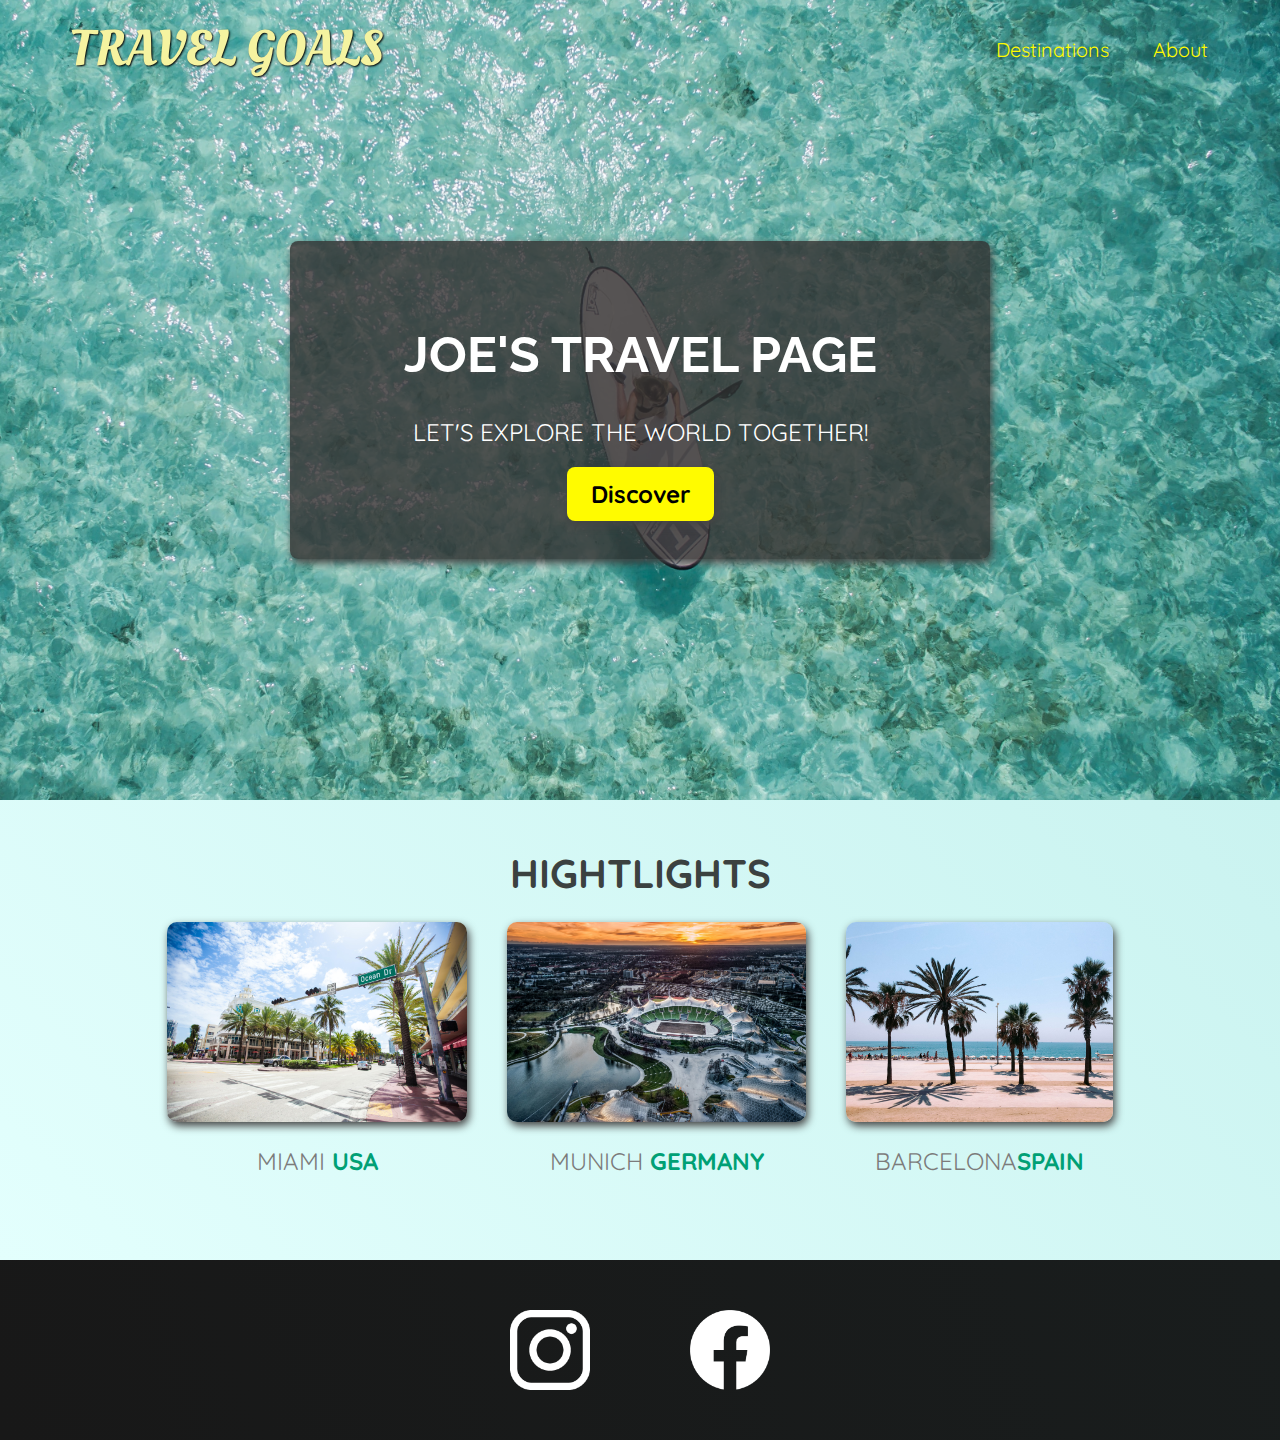
<file: index.html>
<!DOCTYPE html>
<html lang="en">
<head>
    <link rel="stylesheet" href="Styel.CSS">
    <link rel="stylesheet" href="shared.css">
    <link
    href="https://fonts.googleapis.com/css2?family=Raleway:wght@700&family=Oleo+Script:wght@700&family=Quicksand:wght@300;500;700&display=swap"
    rel="stylesheet"
  />
    <meta charset="UTF-8">
    <title>Travel Goals</title>
</head>
<body>
    <header id="heder">
        <div id="page-logo" >
            <a href="index.html">Travel Goals</a>
        </div>
        <nav>
            <ul>
                <li><a href="placss.html">Destinations</a></li>
                <li><a href="">About</a></li>
            </ul>
        </nav>
    </header>
    <main>
        <section id="hero">
            <div id="hero-content">
            <h1>Joe's Travel Page</h1>
            <p>Let's explore the world together!</p>
            <a href="placss.html">Discover</a>
            </div>
        </section>
        
        <section id="hightlights">
            <h2>Hightlights</h2>
            <ul id="destinations">
                <li class="destination">
                    <img src="images/places/miami.jpg" alt="">
                    <p>MIAMI <strong>USA</strong></p>
                </li>
                <li class="destination">
                 <img src="images/places/munich.jpg" alt="">
                 <p>MUNICH <strong> Germany</strong></p>
                </li>
                <li class="destination">
                    <img src="images/places/barcelona.jpg" alt="">
                    <p>Barcelona<strong>Spain</strong></p>
                </li>
            </ul>
        </section>
    </main>
    <footer>
        <ul>
            <li>
                <a href="https://www.instagram.com/"><img src="images/icon/insta.png" alt=""></a>
            </li>
            <li>
                <a href="https://web.facebook.com/?_rdc=1&_rdr"><img src="images/icon/facebook.png" alt=""></a>
            </li>
        </ul>
    </footer>
</body>
</html>
</file>
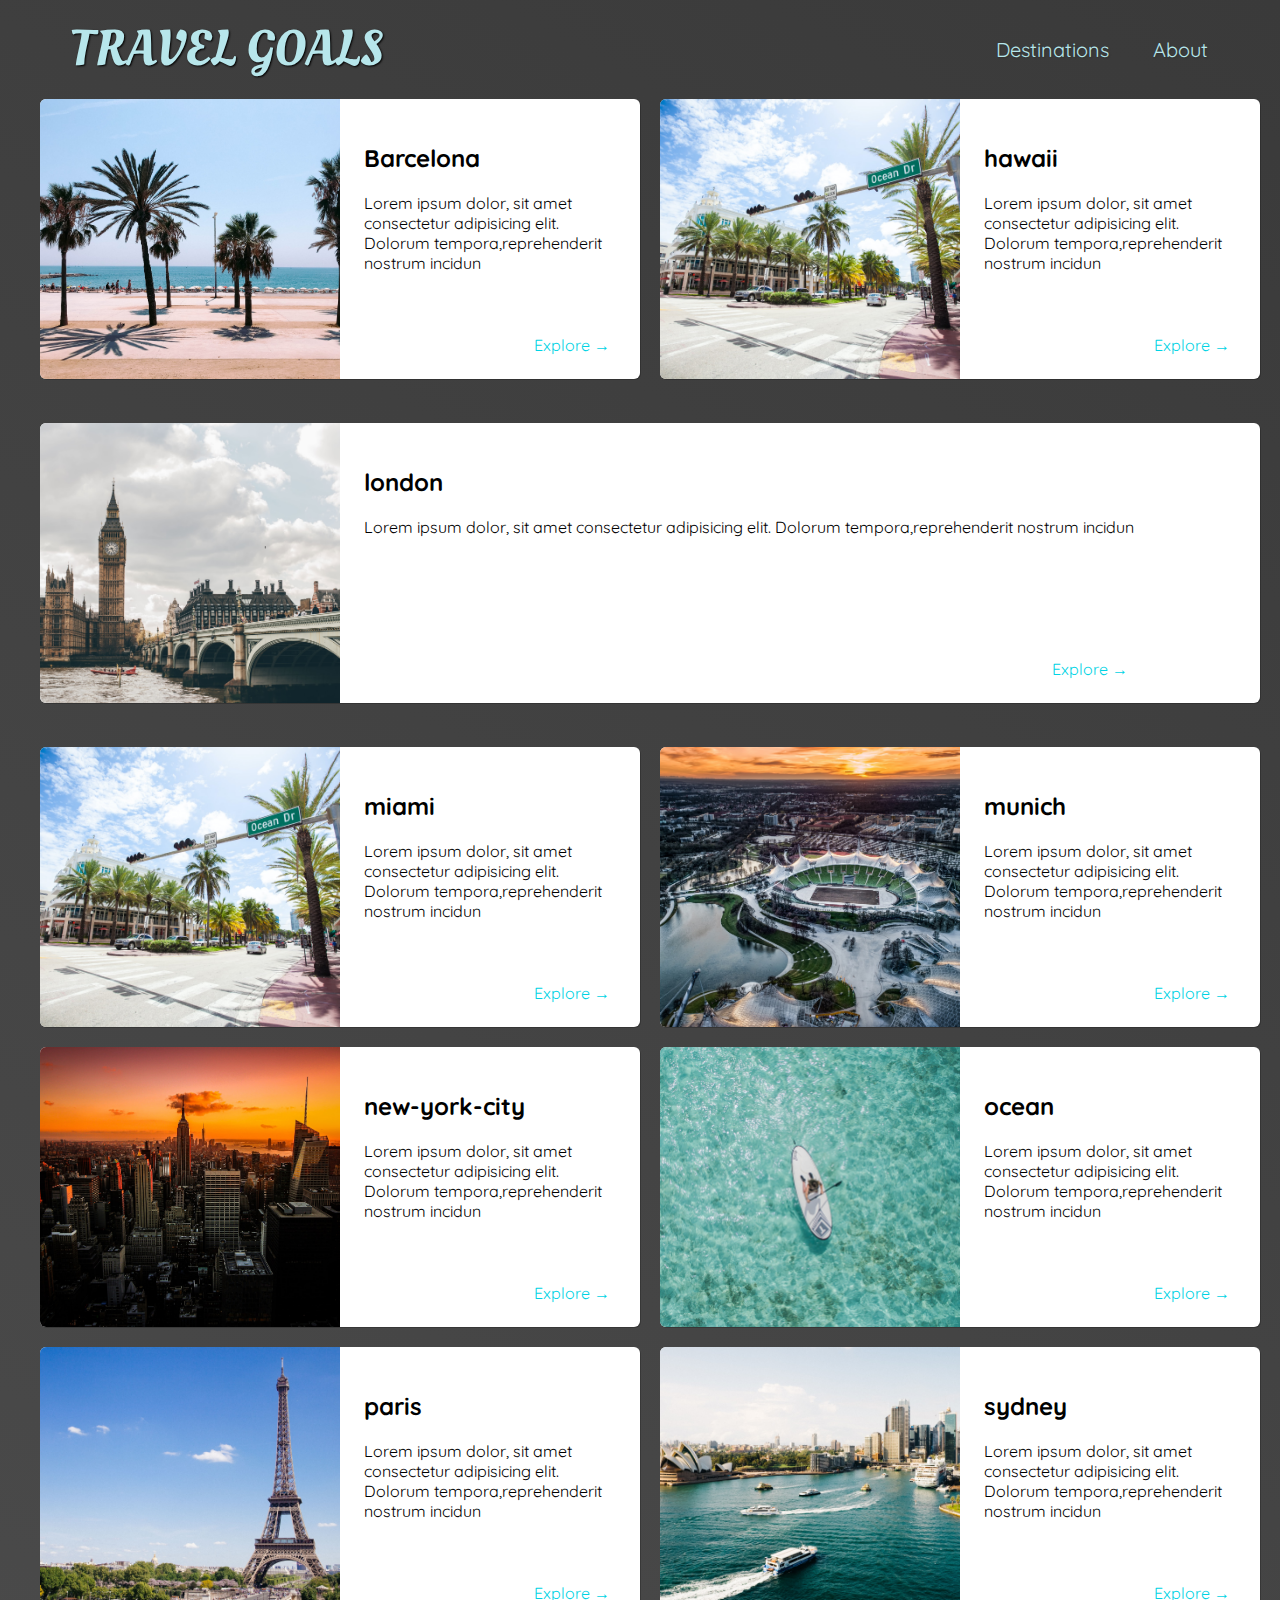
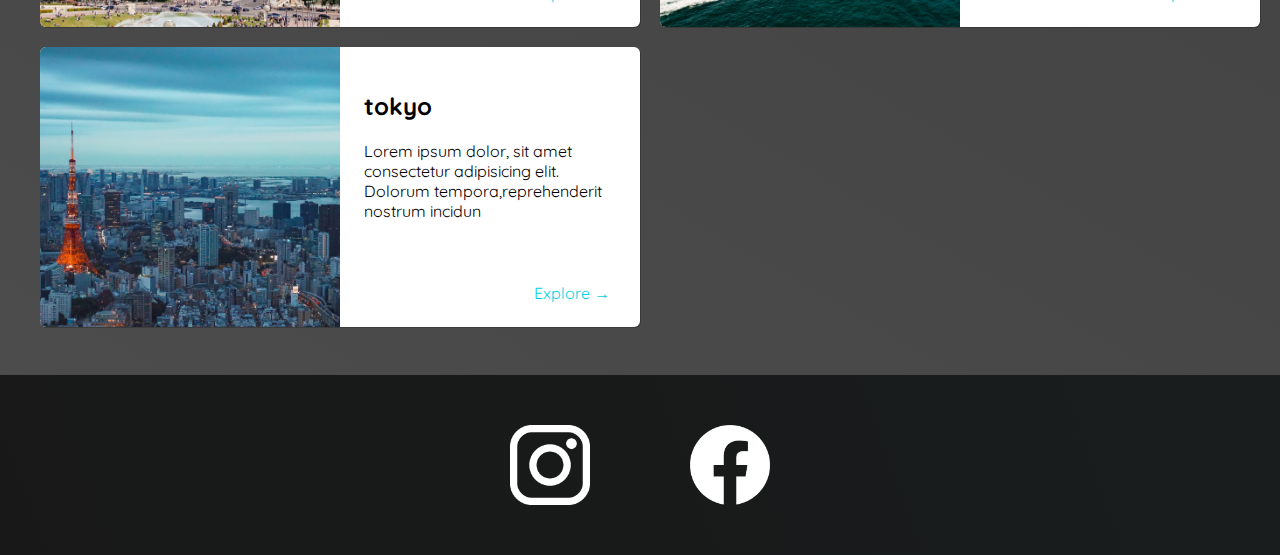
<file: placss.html>
<!DOCTYPE html>
<html lang="en">
<head>
    <link rel="stylesheet" href="shared.css">
    <link rel="stylesheet" href="placss.css">
    <link
    href="https://fonts.googleapis.com/css2?family=Raleway:wght@700&family=Oleo+Script:wght@700&family=Quicksand:wght@300;500;700&display=swap"
    rel="stylesheet"
  />
    <meta charset="UTF-8">
    <title>Travel Goals</title>
</head>
<body>
    <header id="heder">
        <div id="page-logo" >
            <a href="index.html">Travel Goals</a>
        </div>
        <nav>
            <ul>
                <li><a href="placss.html">Destinations</a></li>
                <li><a href="">About</a></li>
            </ul>
        </nav>
    </header>
    <main>
        <ul>
            <li>
                <img src="images/places/barcelona.jpg" alt="">
                <div class="item-content">
                    <div>      
                     <h2>Barcelona</h2>
                    <p>Lorem ipsum dolor, sit amet consectetur adipisicing elit. 
                    Dolorum tempora,reprehenderit nostrum incidun
                    </p>
                    </div>
                <div class="action">
                    <a href="https://en.wikipedia.org/wiki/Barcelona">Explore &#x2192</a>
                </div>
             </div>
            </li>
            <li>
                <img src="images/places/miami.jpg" alt="">
                <div class="item-content">
                    <div>      
                     <h2>hawaii</h2>
                    <p>Lorem ipsum dolor, sit amet consectetur adipisicing elit. 
                    Dolorum tempora,reprehenderit nostrum incidun
                    </p>
                    </div>
                <div class="action">
                    <a href="https://en.wikipedia.org/wiki/hawaii">Explore &#x2192</a>
                </div>
             </div>
            </li>
            <li>
                <img src="images/places/london.jpg" alt="">
                <div class="item-content">
                    <div>      
                     <h2>london</h2>
                    <p>Lorem ipsum dolor, sit amet consectetur adipisicing elit. 
                    Dolorum tempora,reprehenderit nostrum incidun
                    </p>
                    </div>
                <div class="action">
                    <a href="https://en.wikipedia.org/wiki/london">Explore &#x2192</a>
                </div>
             </div>
            </li>
            <li>
                <img src="images/places/miami.jpg" alt="">
                <div class="item-content">
                    <div>      
                     <h2>miami</h2>
                    <p>Lorem ipsum dolor, sit amet consectetur adipisicing elit. 
                    Dolorum tempora,reprehenderit nostrum incidun
                    </p>
                    </div>
                <div class="action">
                    <a href="https://en.wikipedia.org/wiki/miami">Explore &#x2192</a>
                </div>
             </div>
            </li>
            <li>
                <img src="images/places/munich.jpg" alt="">
                <div class="item-content">
                    <div>      
                     <h2>munich</h2>
                    <p>Lorem ipsum dolor, sit amet consectetur adipisicing elit. 
                    Dolorum tempora,reprehenderit nostrum incidun
                    </p>
                    </div>
                <div class="action">
                    <a href="https://en.wikipedia.org/wiki/munich">Explore &#x2192</a>
                </div>
             </div>
            </li>
            <li>
                <img src="images/places/new-york-city.jpg" alt="">
                <div class="item-content">
                    <div>      
                     <h2>new-york-city</h2>
                    <p>Lorem ipsum dolor, sit amet consectetur adipisicing elit. 
                    Dolorum tempora,reprehenderit nostrum incidun
                    </p>
                    </div>
                <div class="action">
                    <a href="https://en.wikipedia.org/wiki/new-york-city">Explore &#x2192</a>
                </div>
             </div>
            </li>
            <li>
                <img src="images/places/ocean.jpg" alt="">
                <div class="item-content">
                    <div>      
                     <h2>ocean</h2>
                    <p>Lorem ipsum dolor, sit amet consectetur adipisicing elit. 
                    Dolorum tempora,reprehenderit nostrum incidun
                    </p>
                    </div>
                <div class="action">
                    <a href="https://en.wikipedia.org/wiki/ocean">Explore &#x2192</a>
                </div>
             </div>
            </li>
            <li>
                <img src="images/places/paris.jpg" alt="">
                <div class="item-content">
                    <div>      
                     <h2>paris</h2>
                    <p>Lorem ipsum dolor, sit amet consectetur adipisicing elit. 
                    Dolorum tempora,reprehenderit nostrum incidun
                    </p>
                    </div>
                <div class="action">
                    <a href="https://en.wikipedia.org/wiki/paris">Explore &#x2192</a>
                </div>
             </div>
            </li>
            <li>
                <img src="images/places/sydney.jpg" alt="">
                <div class="item-content">
                    <div>      
                     <h2>sydney</h2>
                    <p>Lorem ipsum dolor, sit amet consectetur adipisicing elit. 
                    Dolorum tempora,reprehenderit nostrum incidun
                    </p>
                    </div>
                <div class="action">
                    <a href="https://en.wikipedia.org/wiki/sydney">Explore &#x2192</a>
                </div>
             </div>
            </li>
            <li>
                <img src="images/places/tokyo.jpg" alt="">
                <div class="item-content">
                    <div>      
                     <h2>tokyo</h2>
                    <p>Lorem ipsum dolor, sit amet consectetur adipisicing elit. 
                    Dolorum tempora,reprehenderit nostrum incidun
                    </p>
                    </div>
                <div class="action">
                    <a href="https://en.wikipedia.org/wiki/tokyo">Explore &#x2192</a>
                </div>
             </div>
            </li>

        </ul>
    </main>
    <footer>
        <ul>
            <li>
                <a href="https://www.instagram.com/"><img src="images/icon/insta.png" alt=""></a>
            </li>
            <li>
                <a href="https://web.facebook.com/?_rdc=1&_rdr"><img src="images/icon/facebook.png" alt=""></a>
            </li>
        </ul>
    </footer>
</body>
</html>
</file>
<file: Styel.CSS>
#hero{
    height: 800px;
    background-image: url("images/places/ocean.jpg");
    background-position: center;
    background-size: cover;
    display: flex;
    align-items: center;
    justify-content: center;
}
#hero-content{
    width: 700px;
    background-color: rgba(51, 47, 47, 0.8);
    box-shadow: 2px 4px 8px rgb(68, 67, 67);
    border-radius: 8px;
    text-align: center;
    padding: 50px 0;

}
#hero-content h1
{
    color: white;
    text-transform: uppercase;
    font-size: 50px;
    font-family: "Raleway",sans-serif;
}
#hero-content p{
    color: white;
    text-transform: uppercase;
    font-size: 24px;
    font-weight: 300px;
    margin-bottom: 32px;
}
#hero-content a{
    text-decoration: none;
    background-color: rgb(255, 251, 0);
    padding: 12px 24px;
    color: black;
    font-size: 24px;
    font-weight: bold;
    border-radius: 8px;
    box-shadow: 2px 4px 8px rgb(68, 67, 67);
}
#hero-content a:hover{
    background-color: rgb(255, 238, 0);
}
#hightlights {
    padding: 24px; 
    background:linear-gradient(45deg,rgb(227,255,253),rgb(202,243,240));
}
#destinations{
   
    display: flex;
    width: 100%;
    margin-bottom: 40px;
   justify-content: center;
}
.destination{
    margin: 0 20px;
    text-transform: uppercase;

}
#hightlights h2{
    margin: 24px 0;
    text-transform: uppercase;
    text-align: center;
    font-size: 40px;
    color: rgb(59, 65, 64);
}
.destination p{
    text-align: center;
    font-size: 24px;
    margin: 20px;
    color: rgb(124, 123, 123);
}
.destination strong{
    color: rgb(0, 160, 117);
}
.destination img{
    height: 200px;
    box-shadow: 2px 4px 8px rgb(68, 67, 67);
    object-fit: cover;
    border-radius: 10px;
}
</file>
<file: shared.css>
body{
    font-family: "Quicksand",sans-serif;
    margin: 0;
}
header{
    display: flex;
    justify-content: space-between;
    align-items: center;
    padding: 15px 60px;
    position: absolute;
    top: 0;
    left: 0;
    width: 100%;
    box-sizing: border-box;
}
header a{
    text-decoration: none;
    color: rgb(255, 251, 0);
    font-size: 20px;
    padding: 12px;
    text-shadow: 1px 1px 2px rgba(0, 0, 0, 0.2);
    border-radius: 6px;
}
header a:hover{
    color: rgb(77, 77, 77);
    background-color: rgb(255, 251, 0);
}
ul{
    list-style: none;
    padding: 0;
    margin: 0;
}
header ul{
    display: flex;
}
header li{
    margin-left: 20px;
}
#page-logo a{
    font-family: "Oleo Script",sans-serif;
    padding: 10px;
    color:rgb(245, 243, 160) ;
    font-size: 50px;
    text-decoration: none;
    text-transform: uppercase;
    text-shadow: 1px 1px 2px rgb(0, 0, 0);
}
footer{
    background:linear-gradient(70deg,rgb(24,24,24),rgb(25,29,29));
}
footer ul{
    display: flex;
    justify-content: center;
}
footer li{
    width: 80px;
    height: 80px;
    margin: 50px 50px;
}
footer img{
    width: 100%;
    height: 100%;
}
</file>
<file: placss.css>
body{
    background: linear-gradient(30deg , rgb(77,77,77),rgb(58,58,58));
}
header{
    position: static;
}
main ul{
    width: 1200px;
    margin: 0 auto 48px auto;
    display: grid;
    grid-template-columns: 1fr 1fr;
    gap:20px 20px;
}
main li {
    display: flex;
    background-color: white;
    box-shadow: 1px 1px rgba(0, 0, 0, 0.2);
    border-radius: 6px;
    overflow: hidden;
    width: 600px;
    
}
main li img{
width: 300px;
height: 280px;
object-fit: cover;
}
.item-content{
    padding: 24px;
    display: flex;
    flex-direction: column;
    justify-content: space-between;
}
.action {
    text-align: right;
}
.action a{
    text-decoration: none;
    padding: 6px;
    color: rgb(0,211,228);
    border-radius: 5px;
    
}
.action a:hover{
    background-color: rgb(235, 253, 255);
}
li:nth-of-type(3){
    grid-column: 1/span 2;
    width: 100%;
    margin: 24px 0;
}
#page-logo a{
    color: rgb(183, 230, 235);
}
header a{
    color: rgb(183, 230, 235);

}
header nav a:hover{
    background-color: rgb(183, 230, 235);
    color: rgb(58,58,58)
    
}
header a:hover{
     color: rgb(58,58,58);
    background-color: rgb(183, 230, 235);
   
}
</file>
